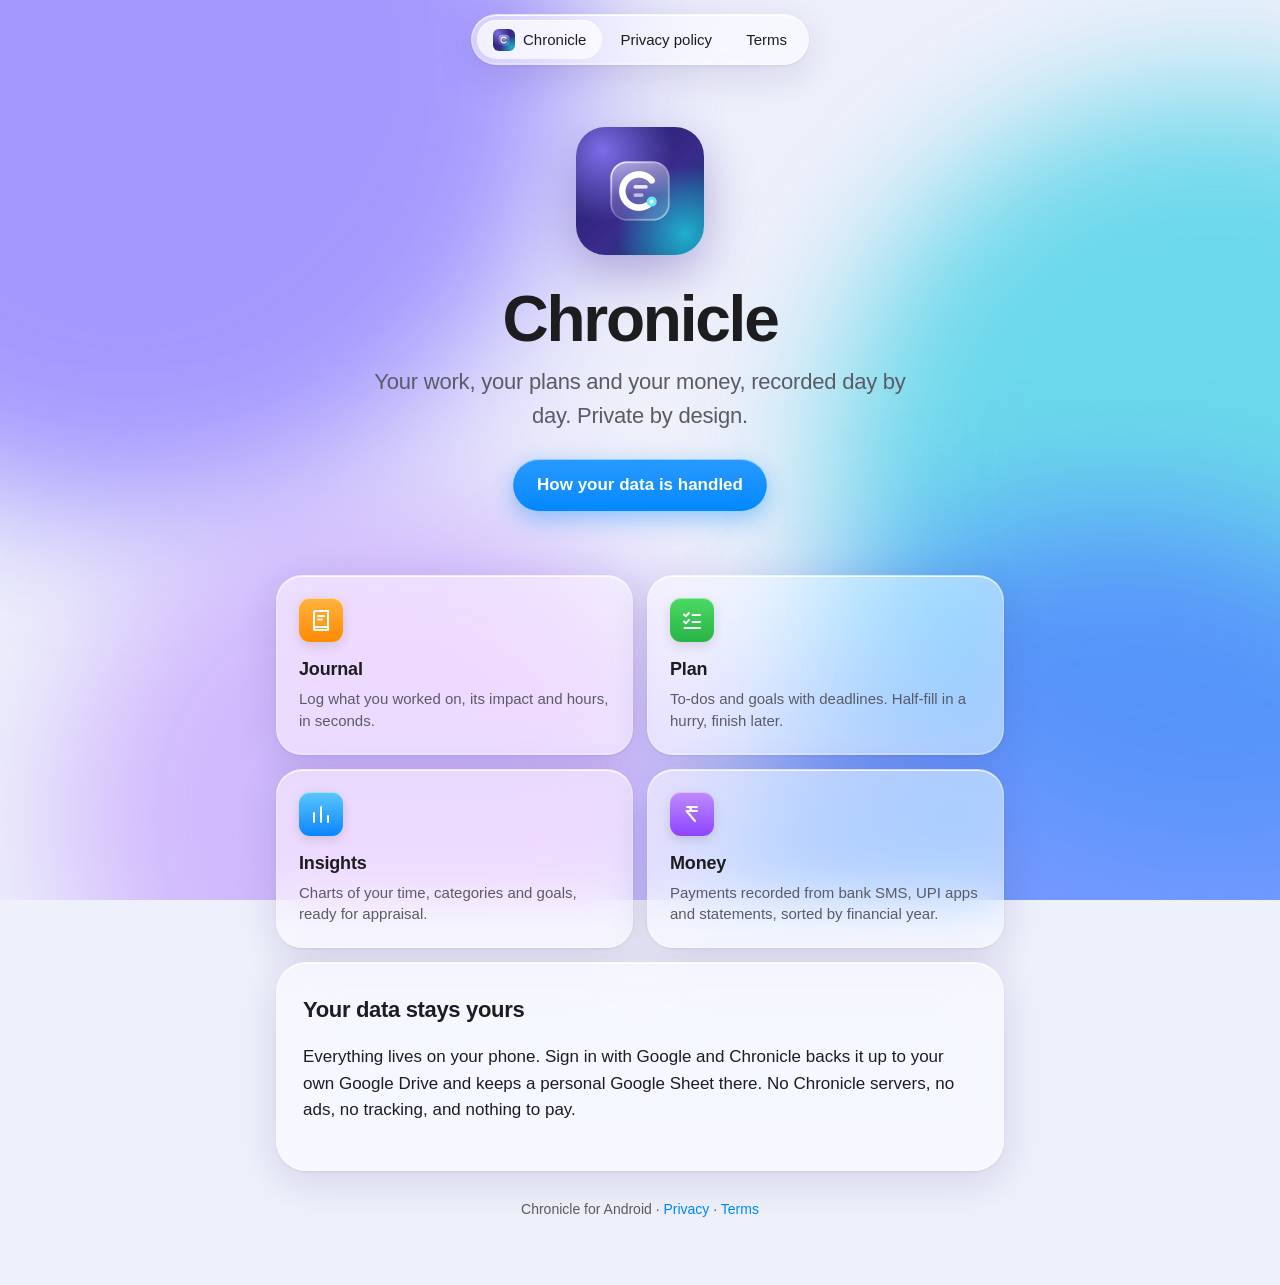
<file: index.html>
<!doctype html>
<html lang="en">
<head>
<meta charset="utf-8">
<meta name="viewport" content="width=device-width, initial-scale=1, viewport-fit=cover">
<meta name="color-scheme" content="light dark">
<title>Chronicle</title>
<meta name="description" content="Chronicle: a private work journal, planner and money tracker for Android.">
<link rel="icon" href="icon.png">
<link rel="apple-touch-icon" href="icon.png">
<link rel="stylesheet" href="style.css?v=3">
</head>
<body>
  <div class="aurora" aria-hidden="true"><span></span><span></span><span></span><span></span></div>
  <nav><div class="bar glass">
    <a href="./" aria-current="page"><img src="icon.png" width="22" height="22" alt="">Chronicle</a>
    <a href="privacy.html">Privacy<span class="label-long">&nbsp;policy</span></a>
    <a href="terms.html">Terms</a>
  </div></nav>
<main>
  <section class="hero">
    <img class="icon" width="128" height="128" src="icon.png" alt="Chronicle app icon">
    <h1>Chronicle</h1>
    <p>Your work, your plans and your money, recorded day by day. Private by design.</p>
    <a class="pill-button" href="privacy.html">How your data is handled</a>
  </section>

  <div class="grid">
    <div class="tile glass"><div class="glyph journal"><svg width="24" height="24" viewBox="0 0 24 24" fill="none" stroke="currentColor" stroke-width="2" stroke-linecap="round" stroke-linejoin="round" aria-hidden="true"><path d="M5 4.5A1.5 1.5 0 0 1 6.5 3H19v16H6.5A1.5 1.5 0 0 0 5 20.5z"/><path d="M5 20.5A1.5 1.5 0 0 0 6.5 22H19v-3"/><path d="M9 8h6M9 11.5h4"/></svg></div><h3>Journal</h3><p>Log what you worked on, its impact and hours, in seconds.</p></div>
    <div class="tile glass"><div class="glyph plan"><svg width="24" height="24" viewBox="0 0 24 24" fill="none" stroke="currentColor" stroke-width="2" stroke-linecap="round" stroke-linejoin="round" aria-hidden="true"><path d="M4 6.5l1.8 1.8L9 5"/><path d="M4 13.5l1.8 1.8L9 12"/><path d="M12.5 7h7.5M12.5 14h7.5M4.5 20h15.5"/></svg></div><h3>Plan</h3><p>To-dos and goals with deadlines. Half-fill in a hurry, finish later.</p></div>
    <div class="tile glass"><div class="glyph insights"><svg width="24" height="24" viewBox="0 0 24 24" fill="none" stroke="currentColor" stroke-width="2" stroke-linecap="round" stroke-linejoin="round" aria-hidden="true"><path d="M5 20V11M12 20V5M19 20v-6"/></svg></div><h3>Insights</h3><p>Charts of your time, categories and goals, ready for appraisal.</p></div>
    <div class="tile glass"><div class="glyph money"><svg width="24" height="24" viewBox="0 0 24 24" fill="none" stroke="currentColor" stroke-width="2" stroke-linecap="round" stroke-linejoin="round" aria-hidden="true"><path d="M7 5h10M7 9h10M7 5c5 0 6 4 0 4h-.5L15 19"/></svg></div><h3>Money</h3><p>Payments recorded from bank SMS, UPI apps and statements, sorted by financial year.</p></div>
  </div>

  <div class="card glass feature">
    <h2>Your data stays yours</h2>
    <p>Everything lives on your phone. Sign in with Google and Chronicle backs it up to your own Google Drive and keeps a personal Google Sheet there. No Chronicle servers, no ads, no tracking, and nothing to pay.</p>
  </div>

  <footer>Chronicle for Android · <a href="privacy.html">Privacy</a> · <a href="terms.html">Terms</a></footer>
</main>
</body>
</html>
</file>
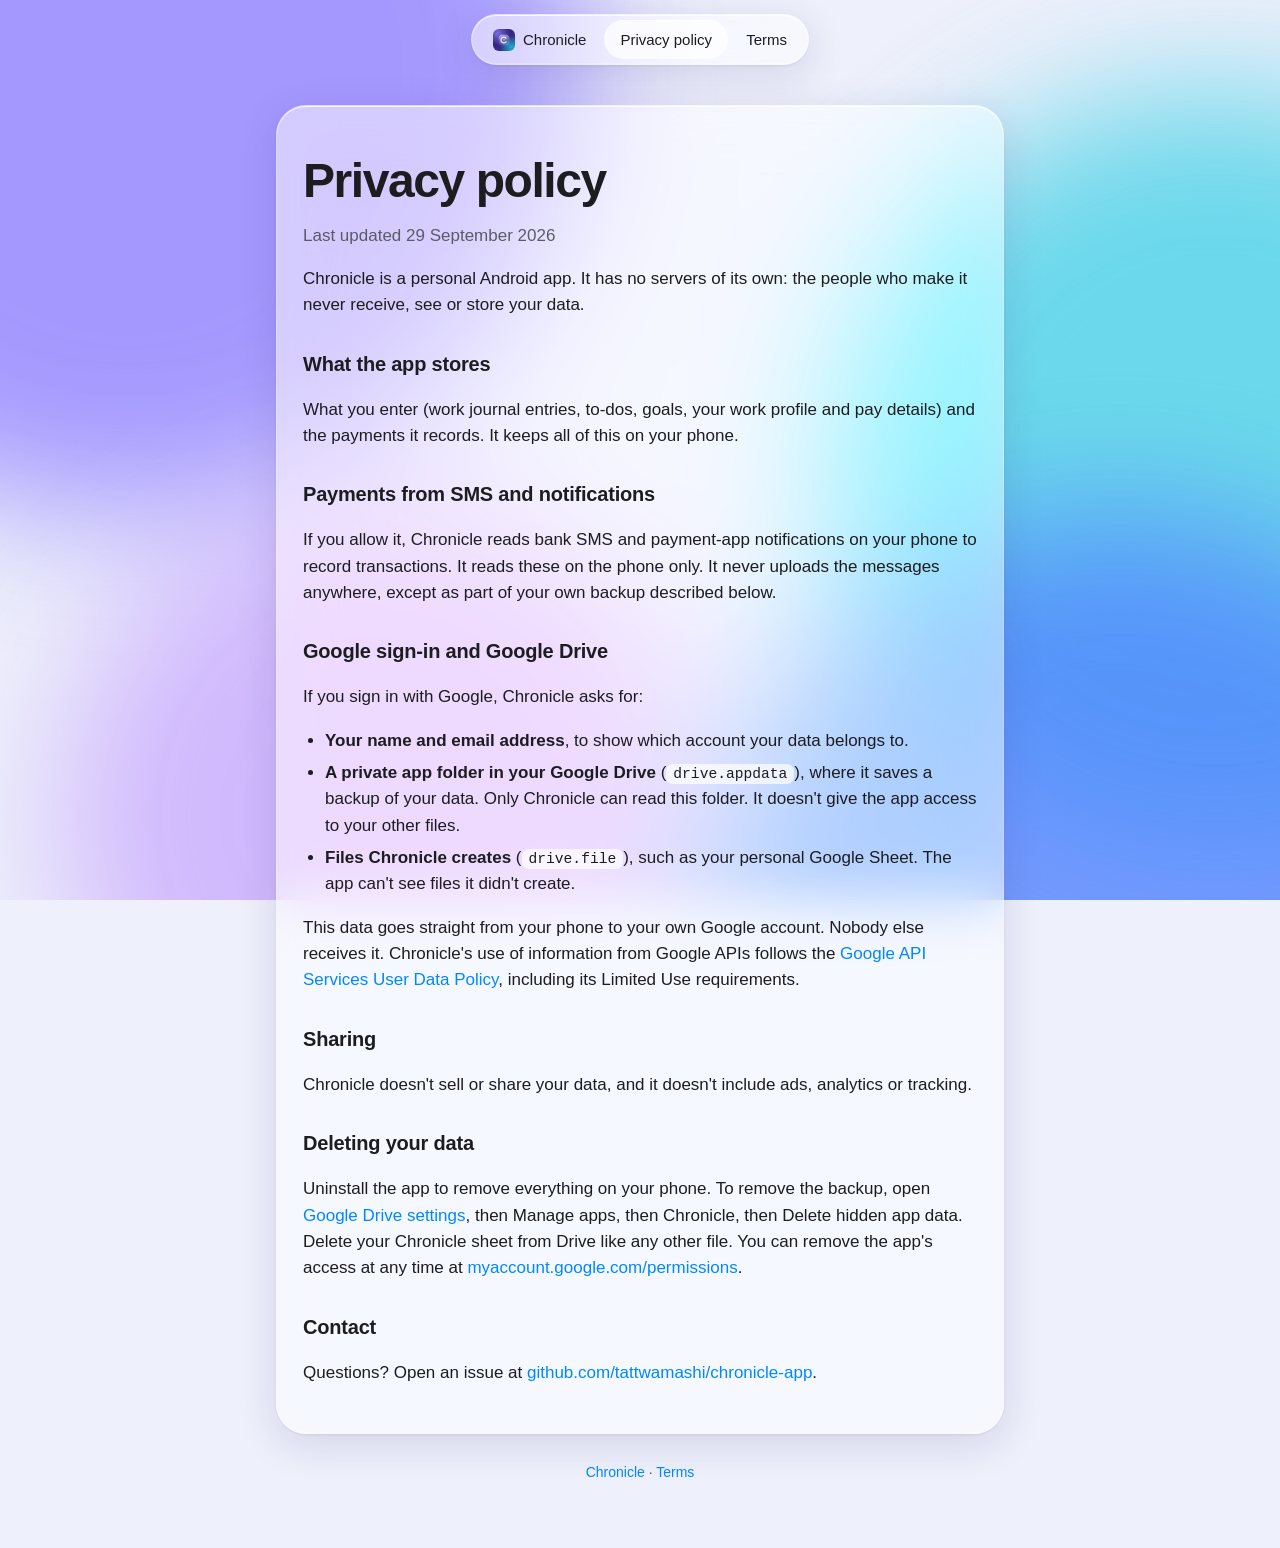
<file: privacy.html>
<!doctype html>
<html lang="en">
<head>
<meta charset="utf-8">
<meta name="viewport" content="width=device-width, initial-scale=1, viewport-fit=cover">
<meta name="color-scheme" content="light dark">
<title>Chronicle Privacy Policy</title>
<meta name="description" content="Chronicle: a private work journal, planner and money tracker for Android.">
<link rel="icon" href="icon.png">
<link rel="apple-touch-icon" href="icon.png">
<link rel="stylesheet" href="style.css?v=3">
</head>
<body>
  <div class="aurora" aria-hidden="true"><span></span><span></span><span></span><span></span></div>
  <nav><div class="bar glass">
    <a href="./"><img src="icon.png" width="22" height="22" alt="">Chronicle</a>
    <a href="privacy.html" aria-current="page">Privacy<span class="label-long">&nbsp;policy</span></a>
    <a href="terms.html">Terms</a>
  </div></nav>
<main>
  <article class="card glass doc">
    <h1>Privacy policy</h1>
    <p class="updated">Last updated 29 September 2026</p>

    <p>Chronicle is a personal Android app. It has no servers of its own: the people who make it never receive, see or store your data.</p>

    <h2>What the app stores</h2>
    <p>What you enter (work journal entries, to-dos, goals, your work profile and pay details) and the payments it records. It keeps all of this on your phone.</p>

    <h2>Payments from SMS and notifications</h2>
    <p>If you allow it, Chronicle reads bank SMS and payment-app notifications on your phone to record transactions. It reads these on the phone only. It never uploads the messages anywhere, except as part of your own backup described below.</p>

    <h2>Google sign-in and Google Drive</h2>
    <p>If you sign in with Google, Chronicle asks for:</p>
    <ul>
      <li><b>Your name and email address</b>, to show which account your data belongs to.</li>
      <li><b>A private app folder in your Google Drive</b> (<code>drive.appdata</code>), where it saves a backup of your data. Only Chronicle can read this folder. It doesn't give the app access to your other files.</li>
      <li><b>Files Chronicle creates</b> (<code>drive.file</code>), such as your personal Google Sheet. The app can't see files it didn't create.</li>
    </ul>
    <p>This data goes straight from your phone to your own Google account. Nobody else receives it. Chronicle's use of information from Google APIs follows the <a href="https://developers.google.com/terms/api-services-user-data-policy">Google API Services User Data Policy</a>, including its Limited Use requirements.</p>

    <h2>Sharing</h2>
    <p>Chronicle doesn't sell or share your data, and it doesn't include ads, analytics or tracking.</p>

    <h2>Deleting your data</h2>
    <p>Uninstall the app to remove everything on your phone. To remove the backup, open <a href="https://drive.google.com/drive/settings">Google Drive settings</a>, then Manage apps, then Chronicle, then Delete hidden app data. Delete your Chronicle sheet from Drive like any other file. You can remove the app's access at any time at <a href="https://myaccount.google.com/permissions">myaccount.google.com/permissions</a>.</p>

    <h2>Contact</h2>
    <p>Questions? Open an issue at <a href="https://github.com/tattwamashi/chronicle-app/issues">github.com/tattwamashi/chronicle-app</a>.</p>
  </article>
  <footer><a href="./">Chronicle</a> · <a href="terms.html">Terms</a></footer>
</main>
</body>
</html>
</file>
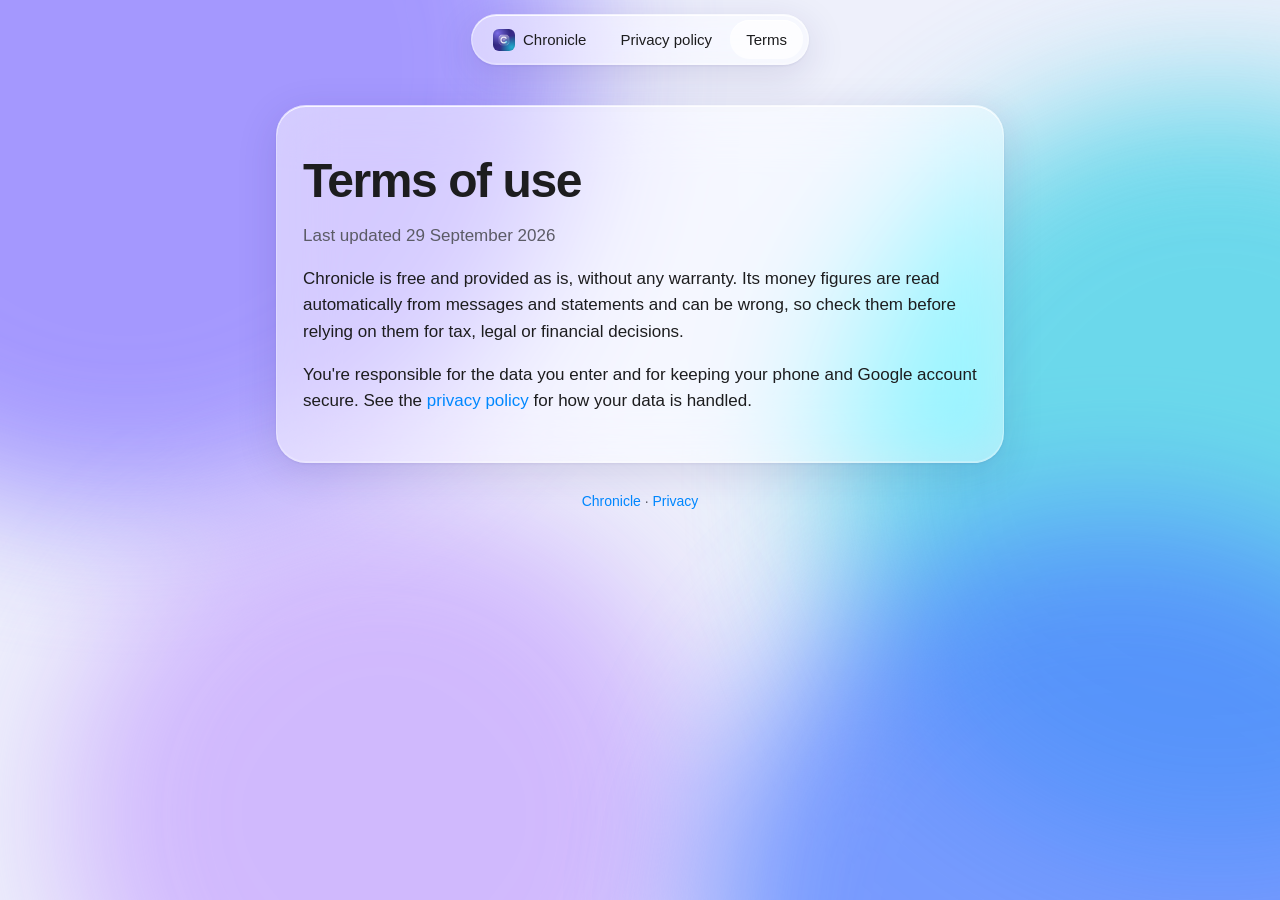
<file: terms.html>
<!doctype html>
<html lang="en">
<head>
<meta charset="utf-8">
<meta name="viewport" content="width=device-width, initial-scale=1, viewport-fit=cover">
<meta name="color-scheme" content="light dark">
<title>Chronicle Terms of Use</title>
<meta name="description" content="Chronicle: a private work journal, planner and money tracker for Android.">
<link rel="icon" href="icon.png">
<link rel="apple-touch-icon" href="icon.png">
<link rel="stylesheet" href="style.css?v=3">
</head>
<body>
  <div class="aurora" aria-hidden="true"><span></span><span></span><span></span><span></span></div>
  <nav><div class="bar glass">
    <a href="./"><img src="icon.png" width="22" height="22" alt="">Chronicle</a>
    <a href="privacy.html">Privacy<span class="label-long">&nbsp;policy</span></a>
    <a href="terms.html" aria-current="page">Terms</a>
  </div></nav>
<main>
  <article class="card glass doc">
    <h1>Terms of use</h1>
    <p class="updated">Last updated 29 September 2026</p>
    <p>Chronicle is free and provided as is, without any warranty. Its money figures are read automatically from messages and statements and can be wrong, so check them before relying on them for tax, legal or financial decisions.</p>
    <p>You're responsible for the data you enter and for keeping your phone and Google account secure. See the <a href="privacy.html">privacy policy</a> for how your data is handled.</p>
  </article>
  <footer><a href="./">Chronicle</a> · <a href="privacy.html">Privacy</a></footer>
</main>
</body>
</html>
</file>
<file: style.css>
/* Chronicle: Apple-style Liquid Glass over an aurora, matching the app. */
:root {
  --bg: #eef0fb;
  --fg: #1d1d1f;
  --muted: #5b5b66;
  --accent: #0088ff;
  --glass: rgba(255, 255, 255, 0.52);
  --glass-strong: rgba(255, 255, 255, 0.7);
  --edge: rgba(255, 255, 255, 0.85);
  --edge-low: rgba(255, 255, 255, 0.25);
  --shadow: 0 10px 40px rgba(40, 30, 110, 0.14), 0 1px 3px rgba(40, 30, 110, 0.08);
  --blob-1: #8b7bff;
  --blob-2: #3fd0e6;
  --blob-3: #b98cff;
  --blob-4: #4f7dff;
}
@media (prefers-color-scheme: dark) {
  :root {
    --bg: #07061a;
    --fg: #f5f5f7;
    --muted: #a8a8b8;
    --accent: #3aa0ff;
    --glass: rgba(40, 38, 70, 0.42);
    --glass-strong: rgba(48, 46, 82, 0.6);
    --edge: rgba(255, 255, 255, 0.28);
    --edge-low: rgba(255, 255, 255, 0.06);
    --shadow: 0 10px 40px rgba(0, 0, 0, 0.45), 0 1px 3px rgba(0, 0, 0, 0.3);
    --blob-1: #5b4bd8;
    --blob-2: #138aa8;
    --blob-3: #7a4bd8;
    --blob-4: #2a3fb8;
  }
}

* { box-sizing: border-box; }
html { -webkit-text-size-adjust: 100%; }
body {
  margin: 0;
  min-height: 100vh;
  background: var(--bg);
  color: var(--fg);
  font: 17px/1.55 -apple-system, BlinkMacSystemFont, "SF Pro Text", "Inter", "Segoe UI", Roboto, sans-serif;
  -webkit-font-smoothing: antialiased;
  overflow-x: hidden;
}

/* The aurora: soft colour fields the glass refracts, as in the app. */
.aurora { position: fixed; inset: 0; z-index: -1; overflow: hidden; }
.aurora span {
  position: absolute;
  border-radius: 50%;
  filter: blur(70px);
  opacity: 0.75;
  animation: drift 26s ease-in-out infinite alternate;
}
.aurora span:nth-child(1) { width: 70vmax; height: 70vmax; left: -25vmax; top: -30vmax; background: var(--blob-1); }
.aurora span:nth-child(2) { width: 60vmax; height: 60vmax; right: -25vmax; top: 10vh; background: var(--blob-2); animation-delay: -8s; }
.aurora span:nth-child(3) { width: 50vmax; height: 50vmax; left: 5vw; top: 55vh; background: var(--blob-3); animation-delay: -14s; opacity: 0.55; }
.aurora span:nth-child(4) { width: 65vmax; height: 65vmax; right: -20vmax; bottom: -35vmax; background: var(--blob-4); animation-delay: -4s; }
@keyframes drift {
  from { transform: translate3d(0, 0, 0) scale(1); }
  to { transform: translate3d(4vmax, 3vmax, 0) scale(1.08); }
}
@media (prefers-reduced-motion: reduce) { .aurora span { animation: none; } }

/* Liquid Glass: blur and saturate what's behind, a bright specular rim, a soft lift. */
.glass {
  background: var(--glass);
  -webkit-backdrop-filter: blur(28px) saturate(180%);
  backdrop-filter: blur(28px) saturate(180%);
  border: 1px solid var(--edge-low);
  box-shadow: var(--shadow), inset 0 1px 0 var(--edge), inset 0 -1px 0 var(--edge-low);
}

/* Floating pill navigation, like the app's tab bar. */
nav {
  position: sticky;
  top: 14px;
  z-index: 10;
  display: flex;
  justify-content: center;
  padding: 0 16px;
}
nav .bar {
  display: flex;
  align-items: center;
  gap: 2px;
  padding: 5px;
  border-radius: 999px;
}
nav a {
  display: flex;
  align-items: center;
  padding: 8px 16px;
  border-radius: 999px;
  color: var(--fg);
  font-size: 15px;
  font-weight: 500;
  text-decoration: none;
  transition: background 0.2s;
}
nav a img { width: 22px; height: 22px; border-radius: 6px; margin-right: 8px; }
nav a:hover { background: var(--edge-low); }
nav a[aria-current="page"] { background: var(--glass-strong); box-shadow: inset 0 1px 0 var(--edge); }

main { max-width: 760px; margin: 0 auto; padding: 40px 16px 64px; }

/* Home hero */
.hero { text-align: center; padding: 36px 0 28px; }
.hero .icon {
  width: 128px;
  height: 128px;
  border-radius: 29px; /* the iOS icon squircle, near enough */
  box-shadow: 0 18px 50px rgba(60, 40, 160, 0.35), inset 0 0 0 1px var(--edge-low);
}
.hero h1 { font-size: clamp(44px, 9vw, 64px); line-height: 1.05; margin: 22px 0 12px; letter-spacing: -0.035em; font-weight: 700; }
.hero p { font-size: clamp(19px, 3.2vw, 22px); color: var(--muted); max-width: 560px; margin: 0 auto; letter-spacing: -0.01em; }

.pill-button {
  display: inline-flex;
  align-items: center;
  gap: 8px;
  margin-top: 26px;
  padding: 13px 24px;
  border-radius: 999px;
  color: #fff;
  font-weight: 600;
  text-decoration: none;
  background: linear-gradient(180deg, color-mix(in srgb, var(--accent) 85%, #fff), var(--accent));
  box-shadow: 0 8px 24px color-mix(in srgb, var(--accent) 40%, transparent), inset 0 1px 0 rgba(255, 255, 255, 0.5);
}

.grid { display: grid; grid-template-columns: repeat(2, 1fr); gap: 14px; margin-top: 36px; }
@media (max-width: 560px) { .grid { grid-template-columns: 1fr; } }
.tile { border-radius: 26px; padding: 22px; }
.tile .glyph {
  width: 44px;
  height: 44px;
  border-radius: 11px;
  display: grid;
  place-items: center;
  margin-bottom: 14px;
  color: #fff;
  box-shadow: 0 4px 12px rgba(0, 0, 0, 0.12), inset 0 1px 0 rgba(255, 255, 255, 0.45);
}
.tile .glyph svg { width: 24px; height: 24px; }
.glyph.journal { background: linear-gradient(180deg, #ffb340, #ff8a00); }
.glyph.plan { background: linear-gradient(180deg, #4cd964, #28b446); }
.glyph.insights { background: linear-gradient(180deg, #5ac8fa, #0a84ff); }
.glyph.money { background: linear-gradient(180deg, #bf8cff, #8e44ff); }
.tile h3 { margin: 0 0 4px; font-size: 18px; letter-spacing: -0.01em; }
.tile p { margin: 0; color: var(--muted); font-size: 15px; line-height: 1.45; }

.card { border-radius: 30px; padding: 30px 26px; margin-top: 14px; }
.card.feature { margin-top: 14px; }
.card h2 { font-size: 22px; margin: 0 0 6px; letter-spacing: -0.015em; }

/* Documents (privacy, terms) */
.doc h1 { font-size: clamp(36px, 7vw, 48px); margin: 8px 0 4px; letter-spacing: -0.03em; }
.doc .updated { color: var(--muted); margin: 0 0 8px; }
.doc h2 { font-size: 20px; margin: 30px 0 6px; letter-spacing: -0.01em; }
.doc ul { padding-left: 22px; }
.doc li { margin: 6px 0; }
code {
  font: 0.86em ui-monospace, "SF Mono", Menlo, monospace;
  padding: 2px 7px;
  border-radius: 7px;
  background: var(--glass-strong);
}
a { color: var(--accent); text-decoration: none; }
a:hover { text-decoration: underline; }

footer { margin-top: 28px; text-align: center; color: var(--muted); font-size: 14px; }

@media (max-width: 480px) {
  nav a { padding: 8px 12px; }
  nav a .label-long { display: none; }
  .card { padding: 24px 20px; border-radius: 26px; }
}
</file>
